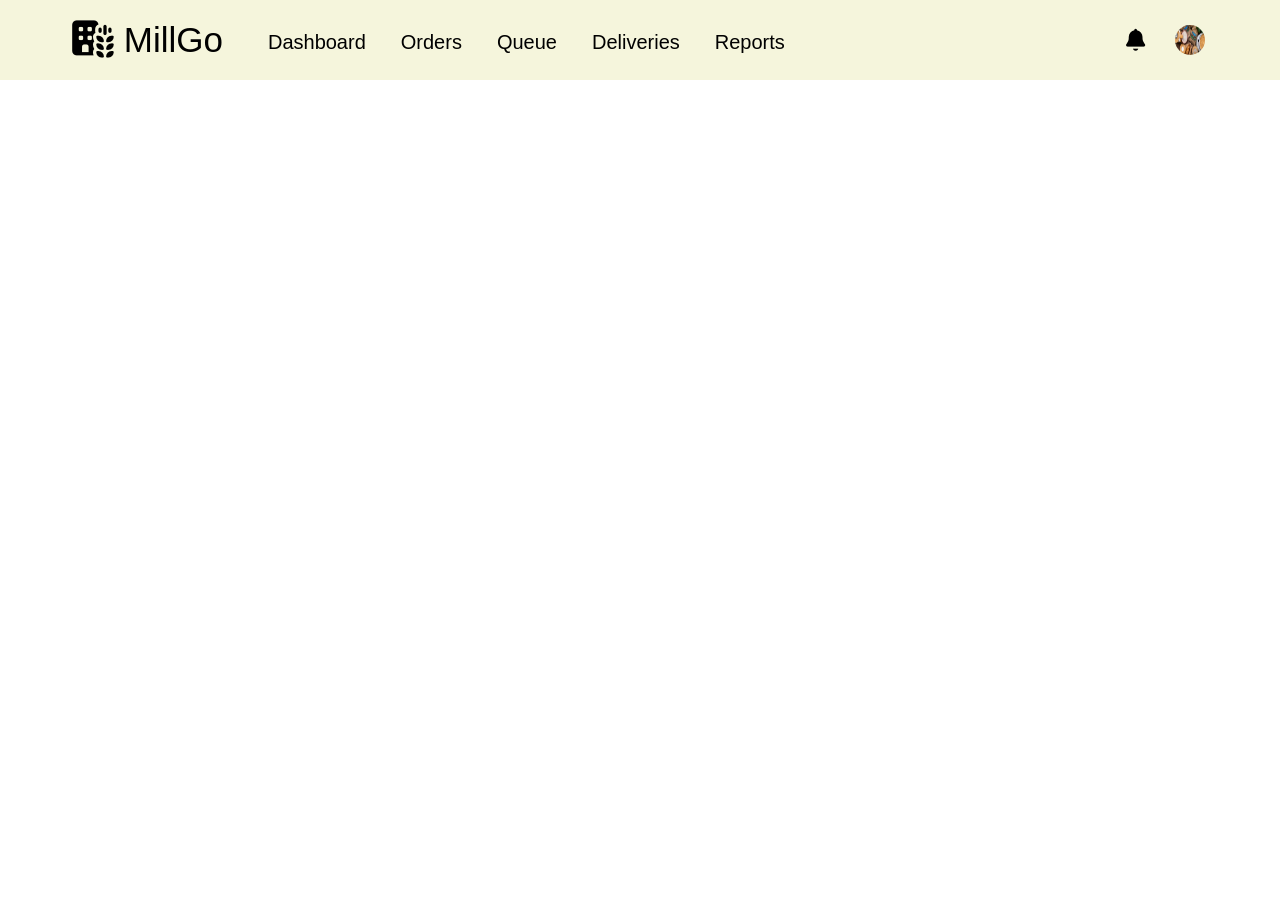
<file: index.html>
<!doctype html>
<html lang="en">
  <head>
    <meta charset="UTF-8" />
    <meta name="viewport" content="width=device-width, initial-scale=1.0" />
    <title>Millgo</title>
    <!-- Render All Elements Normally -->
    <link rel="stylesheet" href="css/normalize.css" />
    <!-- My Own Framework -->
    <link rel="stylesheet" href="css/framework.css" />
    <!-- Fontawesome Library -->
    <link rel="stylesheet" href="css/all.min.css" />
    <!-- Main CSS Style -->
    <link rel="stylesheet" href="css/main.css" />
    <!-- JS File -->
    <script src="JS/script.js" defer></script>
  </head>
  <body>
    <header>
      <div class="page-container ideal-flex">
        <div class="logo">
          <i class="fa-solid fa-building-wheat"></i>
          <span>MillGo</span>
        </div>
        <div class="list">
          <div class="yalahwy p-relative">
            <div class="burger d-none" id="burger">
              <i class="fa-solid fa-burger"></i>
            </div>

            <ul class="d-flex gap-20" id="dropUl">
              <li>Dashboard</li>
              <li>orders</li>
              <li>queue</li>
              <li>deliveries</li>
              <li>reports</li>
            </ul>
          </div>
        </div>
        <div class="account ideal-flex">
          <div class="bell">
            <i class="fa-solid fa-bell"></i>
          </div>
          <div class="pfp">
            <img src="imgs/background.jpg" alt="" />
          </div>
        </div>
      </div>
    </header>
  </body>
</html>
</file>
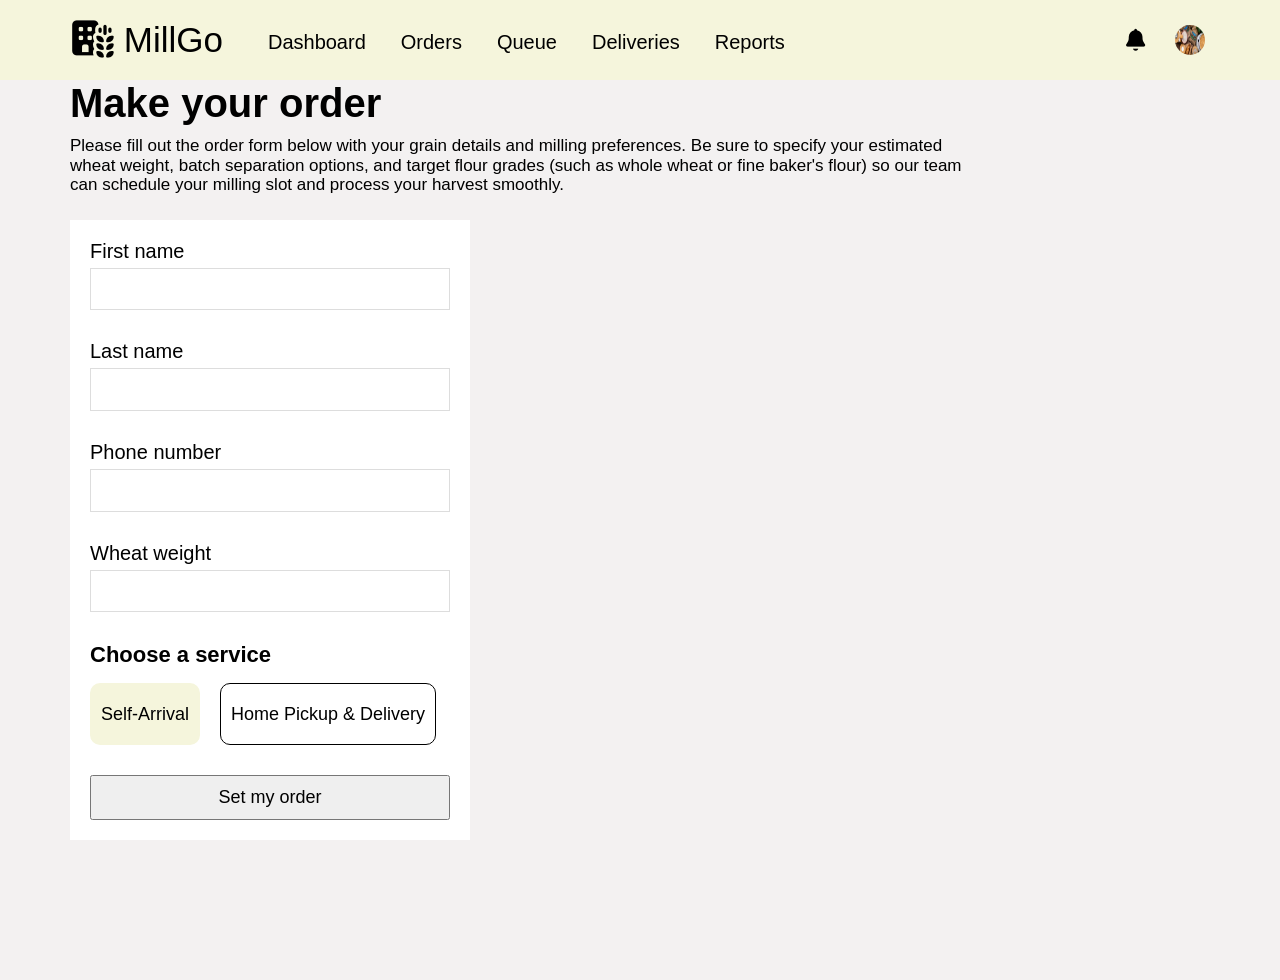
<file: ordersform.html>
<!doctype html>
<html lang="en">
  <head>
    <meta charset="UTF-8" />
    <meta name="viewport" content="width=device-width, initial-scale=1.0" />
    <title>Millgo</title>
    <!-- Render All Elements Normally -->
    <link rel="stylesheet" href="css/normalize.css" />
    <!-- My Own Framework -->
    <link rel="stylesheet" href="css/framework.css" />
    <!-- Fontawesome Library -->
    <link rel="stylesheet" href="css/all.min.css" />
    <!-- Repeated Style -->
    <link rel="stylesheet" href="css/repeated.css" />
    <!-- Main CSS Style -->
    <link rel="stylesheet" href="css/main.css" />
    <!-- JS File -->
    <script src="JS/script.js" defer></script>
  </head>
  <body>
    <header>
      <div class="page-container ideal-flex">
        <div class="logo">
          <i class="fa-solid fa-building-wheat"></i>
          <span>MillGo</span>
        </div>
        <div class="list">
          <div class="yalahwy p-relative">
            <div class="burger d-none" id="burger">
              <i class="fa-solid fa-burger"></i>
            </div>

            <ul class="d-flex gap-20" id="dropUl">
              <li>Dashboard</li>
              <li>orders</li>
              <li>queue</li>
              <li>deliveries</li>
              <li>reports</li>
            </ul>
          </div>
        </div>
        <div class="account ideal-flex">
          <div class="bell">
            <i class="fa-solid fa-bell"></i>
          </div>
          <div class="pfp">
            <img src="imgs/background.jpg" alt="" />
          </div>
        </div>
      </div>
    </header>
    <div class="order_main main_page mt-80">
      <div class="head page-container">
        <h2>Make your order</h2>
        <p>
          Please fill out the order form below with your grain details and
          milling preferences. Be sure to specify your estimated wheat weight,
          batch separation options, and target flour grades (such as whole wheat
          or fine baker's flour) so our team can schedule your milling slot and
          process your harvest smoothly.
        </p>
      </div>
      <div class="page-container">
        <form action="" method="get" id="form">
          <!-- first name -->
          <label for="first_name">First name</label>
          <input type="text" id="first_name" required />
          <!-- last name -->
          <label for="last_name">Last name</label>
          <input type="text" id="last_name" required />
          <!-- phone -->
          <label for="phone">Phone number</label>
          <input type="text" id="phone" required />
          <!-- wheat weight -->
          <label for="wheat_weight">Wheat weight</label>
          <input type="number" id="wheat_weight" required />
          <!-- service -->
          <h3>Choose a service</h3>
          <div class="service-choices">
            <input type="radio" id="self_arrival" name="service" checked />
            <label class="radio" for="self_arrival">Self-Arrival</label>

            <input type="radio" id="delivery" name="service" />
            <label class="radio" for="delivery">Home Pickup & Delivery</label>
          </div>
          <input type="submit" value="Set my order" />
        </form>
      </div>
    </div>
  </body>
</html>
</file>
<file: css/framework.css>
/* Start Dimensions */
.w-full {
  width: 100%;
}
.w-fit {
  width: fit-content;
}
.h-full {
  height: 100%;
}
/* Start Box */
.ovr-hidden {
  overflow: hidden;
}
.cursor-pointer {
  cursor: pointer;
}
.d-block {
  display: block;
}
.d-inline {
  display: inline;
}
.d-none {
  display: none;
}
@media (max-width: 767px) {
  .block-mobile {
    display: block !important;
  }
}
.d-flex {
  display: flex;
}
@media (max-width: 767px) {
  .f-column-mobile {
    flex-direction: column;
    text-align: center;
  }
}
.flex-1 {
  flex: 1;
}
.f-wrap {
  flex-wrap: wrap;
}
.align-c {
  align-items: center;
}
.justify-c {
  justify-content: center;
}
.space-between {
  justify-content: space-between;
}
.d-grid {
  display: grid;
}
.gap-10 {
  gap: 10px;
}
.gap-15 {
  gap: 15px;
}
.gap-20 {
  gap: 20px;
}
.gap-20 {
  gap: 20px;
}
.gap-55 {
  gap: 55px;
}
/* Start Position */
.p-relative {
  position: relative;
}
.p-absolute {
  position: absolute;
}
@media (max-width: 767px) {
  .hide-mobile {
    display: none;
  }
}
/* Start Padding + Margin */
.p-5 {
  padding: 5px;
}
.p-10 {
  padding: 10px;
}
.p-15 {
  padding: 15px;
}
.p-20 {
  padding: 20px;
}
.pt-10 {
  padding-top: 10px;
}
.pt-15 {
  padding-top: 15px;
}
.pt-20 {
  padding-top: 20px;
}
.pb-10 {
  padding-bottom: 10px;
}
.pb-15 {
  padding-bottom: 15px;
}
.pb-20 {
  padding-bottom: 20px;
}
.pl-10 {
  padding-left: 10px;
}
.pl-15 {
  padding-left: 15px;
}
.pl-23 {
  padding-left: 23px;
}
.m-auto {
  margin-left: auto;
  margin-right: auto;
}
.m-0 {
  margin: 0;
}
.m-20 {
  margin: 20px;
}
.mt-0 {
  margin-top: 0;
}
.mt-5 {
  margin-top: 5px;
}
.mt-10 {
  margin-top: 10px;
}
.mt-15 {
  margin-top: 15px;
}
.mt-20 {
  margin-top: 20px;
}
.mt-25 {
  margin-top: 25px;
}
.mt-35 {
  margin-top: 35px;
}
.mt-50 {
  margin-top: 50px;
}
.mt-80 {
  margin-top: 80px;
}
.mr-5 {
  margin-right: 5px;
}
.mr-10 {
  margin-right: 10px;
}
.mr-15 {
  margin-right: 15px;
}
.mb-5 {
  margin-bottom: 5px;
}
.mb-6 {
  margin-bottom: 6px;
}
.mb-10 {
  margin-bottom: 10px;
}
.mb-15 {
  margin-bottom: 15px;
}
.mb-20 {
  margin-bottom: 20px;
}
.mb-30 {
  margin-bottom: 30px;
}
.mb-40 {
  margin-bottom: 40px;
}
.ml-5 {
  margin-left: 5px;
}
.ml-10 {
  margin-left: 10px;
}
/* Start Color */
.bg-transparent {
  background-color: transparent;
}
.bg-white {
  background-color: white;
}
.bg-eee {
  background-color: #eee;
}
.bg-blue {
  background-color: var(--blue-color);
}
.bg-alt-blue {
  background-color: var(--blue-alt-color);
}
.bg-orange {
  background-color: var(--orange-color);
}
.bg-green {
  background-color: var(--green-color);
}
.bg-red {
  background-color: var(--red-color);
}
.c-transparent {
  color: transparent;
}
.c-white {
  color: white;
}
.c-black {
  color: black;
}
.c-grey {
  color: var(--grey-color);
}
.c-eee {
  color: #eee;
}
.c-blue {
  color: var(--blue-color);
}
.c-orange {
  color: var(--orange-color);
}
.c-green {
  color: var(--green-color);
}
.c-red {
  color: var(--red-color);
}
/* Start Text */
.txt-cap {
  text-transform: capitalize;
}
.txt-upper {
  text-transform: uppercase;
}
.txt-c {
  text-align: center;
}
.fs-10 {
  font-size: 10px;
}
.fs-13 {
  font-size: 13px;
}
.fs-14 {
  font-size: 14px;
}
.fs-15 {
  font-size: 15px;
}
.fs-16 {
  font-size: 16px;
}
.fs-25 {
  font-size: 25px;
}
.fs-35 {
  font-size: 35px;
}
.fs-40 {
  font-size: 40px;
}
.fw-300 {
  font-weight: 300;
}
.fw-400 {
  font-weight: 400;
}
.fw-500 {
  font-weight: 500;
}
.fw-bold {
  font-weight: bold;
}
/* Start Border */
.b-none {
  border: none;
}
.bl-15 {
  border-left: 15px;
}
.rad-half {
  border-radius: 50%;
}
.rad-6 {
  border-radius: 6px;
}
.rad-10 {
  border-radius: 10px;
}
.b-none {
  border: none;
}
.b-ccc {
  border: 1px solid #ccc;
}
.b-eee {
  border: 1px solid #eee;
}
@media (max-width: 767px) {
  .txt-c-mobile {
    text-align: center;
  }
}
/* Start Components */
.between-flex {
  display: flex;
  align-items: center;
  justify-content: space-between;
}
.ideal-flex {
  display: flex;
  justify-content: center;
  align-items: center;
}
.v-centering {
  top: 50%;
  transform: translateY(-50%);
}
.h-centering {
  left: 50%;
  transform: translatex(-50%);
}
.btn-shape {
  border-radius: 6px;
  padding: 4px 10px;
}
.section-format {
  border-radius: 10px;
  background-color: white;
  padding: 20px;
}
.files-section-format {
  border-radius: 10px;
  background-color: white;
  padding: 10px;
}
</file>
<file: css/main.css>
@import url("https://fonts.googleapis.com/css2?family=Basic&family=DM+Sans:ital,opsz,wght@0,9..40,100..1000;1,9..40,100..1000&display=swap");
:root {
  --main-transition: 0.3s;
}
body {
  overflow-x: hidden;
  font-family: "Inter", sans-serif;
}
input:focus,
textarea:focus {
  outline: none;
}
.page-container {
  padding: 0 15px;
  margin-right: auto;
  margin-left: auto;
}
/* Small */
@media (min-width: 768px) {
  .page-container {
    width: 750px;
  }
}
/* Medium */
@media (min-width: 992px) {
  .page-container {
    width: 970px;
  }
}
/* Large */
@media (min-width: 1200px) {
  .page-container {
    width: 1170px;
  }
}

/* work */
header {
  height: 80px;
  position: fixed;
  top: 0;
  left: 0;
  width: 100%;
  background-color: beige;
}
header .page-container {
  padding-top: 20px;
  padding-bottom: 20px;
}
header .logo {
  font-size: 35px;
  display: flex;
}
header .logo i {
  margin-right: 10px;
}
header .logo span {
  font-family:
    "Trebuchet MS", "Lucida Sans Unicode", "Lucida Grande", "Lucida Sans",
    Arial, sans-serif;
}
header .list {
  flex: 1;
  margin-left: 40px;
  margin-right: 30px;
}
header .list .yalahwy {
  width: fit-content;
}

header .list .yalahwy ul li {
  padding: 5px 10px 0px 5px;
  font-size: 20px;
  text-transform: capitalize;
  transition: var(--main-transition);
  cursor: pointer;
}
/* active */
header .list ul.active {
  display: flex;
  flex-direction: column;
}
header .list .yalahwy .burger {
  width: 40px;
  height: 100%;
  font-size: 25px;
  justify-content: center;
  align-items: center;
  cursor: pointer;
}
@media (max-width: 992px) {
  header .list .yalahwy .burger {
    display: flex;
    width: 40px;
    height: 100%;
    font-size: 25px;
    justify-content: center;
    align-items: center;
  }
  header .list ul {
    display: none;
    position: absolute;
    gap: 0;
    top: calc(100% + 10px);
    left: calc(100% - 30px);
  }
  header .list ul li:hover {
    transform: translatex(10px);
  }
}
header .account .bell {
  width: 40px;
  height: 100%;
  font-size: 22px;
  display: flex;
  align-items: center;
  justify-content: center;
  margin-right: 15px;
}
.pfp {
  width: 40px;
  height: 100%;
  display: flex;
  align-items: center;
  justify-content: center;
}
.pfp img {
  width: 30px;
  height: 30px;
  border-radius: 50%;
  max-width: 100%;
}

/* main pages */
.main_page {
  min-height: 100vh;
  margin-top: 80px;
  background-color: #f3f1f1;
}
.dashboard_main .hero_section {
  z-index: 1;
  position: relative;
  height: calc(100vh - 80px);
  background-image: url(../imgs/background.jpg);
}
.dashboard_main .hero_section::before {
  content: "";
  position: absolute;
  width: 100%;
  height: 100%;
  z-index: 2;
  background-color: rgb(19 17 17 / 50%);
}
.dashboard_main .hero_section .page-container {
  position: relative;
  top: 20%;
  z-index: 3;
}
.dashboard_main .hero_section h1 {
  font-size: 60px;
  margin: 0;
  max-width: 600px;
  line-height: 1;
  text-transform: capitalize;
  color: white;
}
.dashboard_main .hero_section p {
  font-size: 20px;
  max-width: 700px;
  margin: 20px 0 10px;
  line-height: 1.2;
  color: grey;
}
.dashboard_main .hero_section .hero_buttons {
  display: flex;
  gap: 20px;
}
.dashboard_main .hero_buttons a button {
  padding: 12px 10px;
  border-radius: 25px;
  border: none;
  font-size: 17px;
  cursor: pointer;
}
/* order page */
.order_main h2 {
  font-size: 40px;
  margin: 40px 0 10px;
}
.order_main p {
  font-size: 17px;
  max-width: 900px;
}
.order_main form {
  background-color: white;
  max-width: 400px;
  margin-top: 25px;
  padding: 20px;
}
.order_main form input[type="text"],
.order_main form input[type="number"] {
  margin-bottom: 30px;
  padding: 10px 5px;
  font-size: 18px;
  width: 300px;
  max-width: 100%;
  border: 1px solid #ddd;
  outline: none;
  width: 100%;
}
.order_main form label {
  display: block;
  font-size: 20px;
  margin-bottom: 5px;
}
.service-choices {
  display: flex;
  flex-wrap: wrap;
  gap: 20px;
}
.order_main form input[type="radio"] {
  display: none;
}
.order_main form input[type="radio"]:checked + label {
  background-color: beige;
  border-color: transparent;
}
.order_main form label.radio {
  width: fit-content;
  border: 1px solid black;
  padding: 20px 10px;
  border-radius: 10px;
  font-size: 18px;
}
.order_main form label.radio:hover {
  background-color: beige;
  border-color: transparent;
}
.order_main form h3 {
  margin: 0 0 15px;
  font-size: 22px;
}
.order_main input[type="submit"] {
  width: 100%;
  padding: 10px 5px;
  font-size: 18px;
  font-weight: 500;
  cursor: pointer;
  margin-top: 25px;
}
</file>
<file: css/repeated.css>
:root {
  --main-transition: 0.3s;
}
body {
  overflow-x: hidden;
}
input:focus,
textarea:focus {
  outline: none;
}
.page-container {
  padding: 0 15px;
  margin-right: auto;
  margin-left: auto;
}
/* Small */
@media (min-width: 768px) {
  .page-container {
    width: 750px;
  }
}
/* Medium */
@media (min-width: 992px) {
  .page-container {
    width: 970px;
  }
}
/* Large */
@media (min-width: 1200px) {
  .page-container {
    width: 1170px;
  }
}

/* work */
header {
  height: 80px;
  position: fixed;
  top: 0;
  left: 0;
  width: 100%;
  background-color: beige;
}
header .page-container {
  padding-top: 20px;
  padding-bottom: 20px;
}
header .logo {
  font-size: 35px;
  display: flex;
}
header .logo i {
  margin-right: 10px;
}
header .logo span {
  font-family:
    "Trebuchet MS", "Lucida Sans Unicode", "Lucida Grande", "Lucida Sans",
    Arial, sans-serif;
}
header .list {
  flex: 1;
  margin-left: 40px;
  margin-right: 30px;
}
header .list .yalahwy {
  width: fit-content;
}

header .list .yalahwy ul li {
  padding: 5px 10px 0px 5px;
  font-size: 20px;
  text-transform: capitalize;
  transition: var(--main-transition);
  cursor: pointer;
}
/* active */
header .list ul.active {
  display: flex;
  flex-direction: column;
}
header .list .yalahwy .burger {
  width: 40px;
  height: 100%;
  font-size: 25px;
  justify-content: center;
  align-items: center;
  cursor: pointer;
}
@media (max-width: 992px) {
  header .list .yalahwy .burger {
    display: flex;
    width: 40px;
    height: 100%;
    font-size: 25px;
    justify-content: center;
    align-items: center;
  }
  header .list ul {
    display: none;
    position: absolute;
    gap: 0;
    top: calc(100% + 10px);
    left: calc(100% - 30px);
  }
  header .list ul li:hover {
    transform: translatex(10px);
  }
}
header .account .bell {
  width: 40px;
  height: 100%;
  font-size: 22px;
  display: flex;
  align-items: center;
  justify-content: center;
  margin-right: 15px;
}
.pfp {
  width: 40px;
  height: 100%;
  display: flex;
  align-items: center;
  justify-content: center;
}
.pfp img {
  width: 30px;
  height: 30px;
  border-radius: 50%;
  max-width: 100%;
}
</file>
